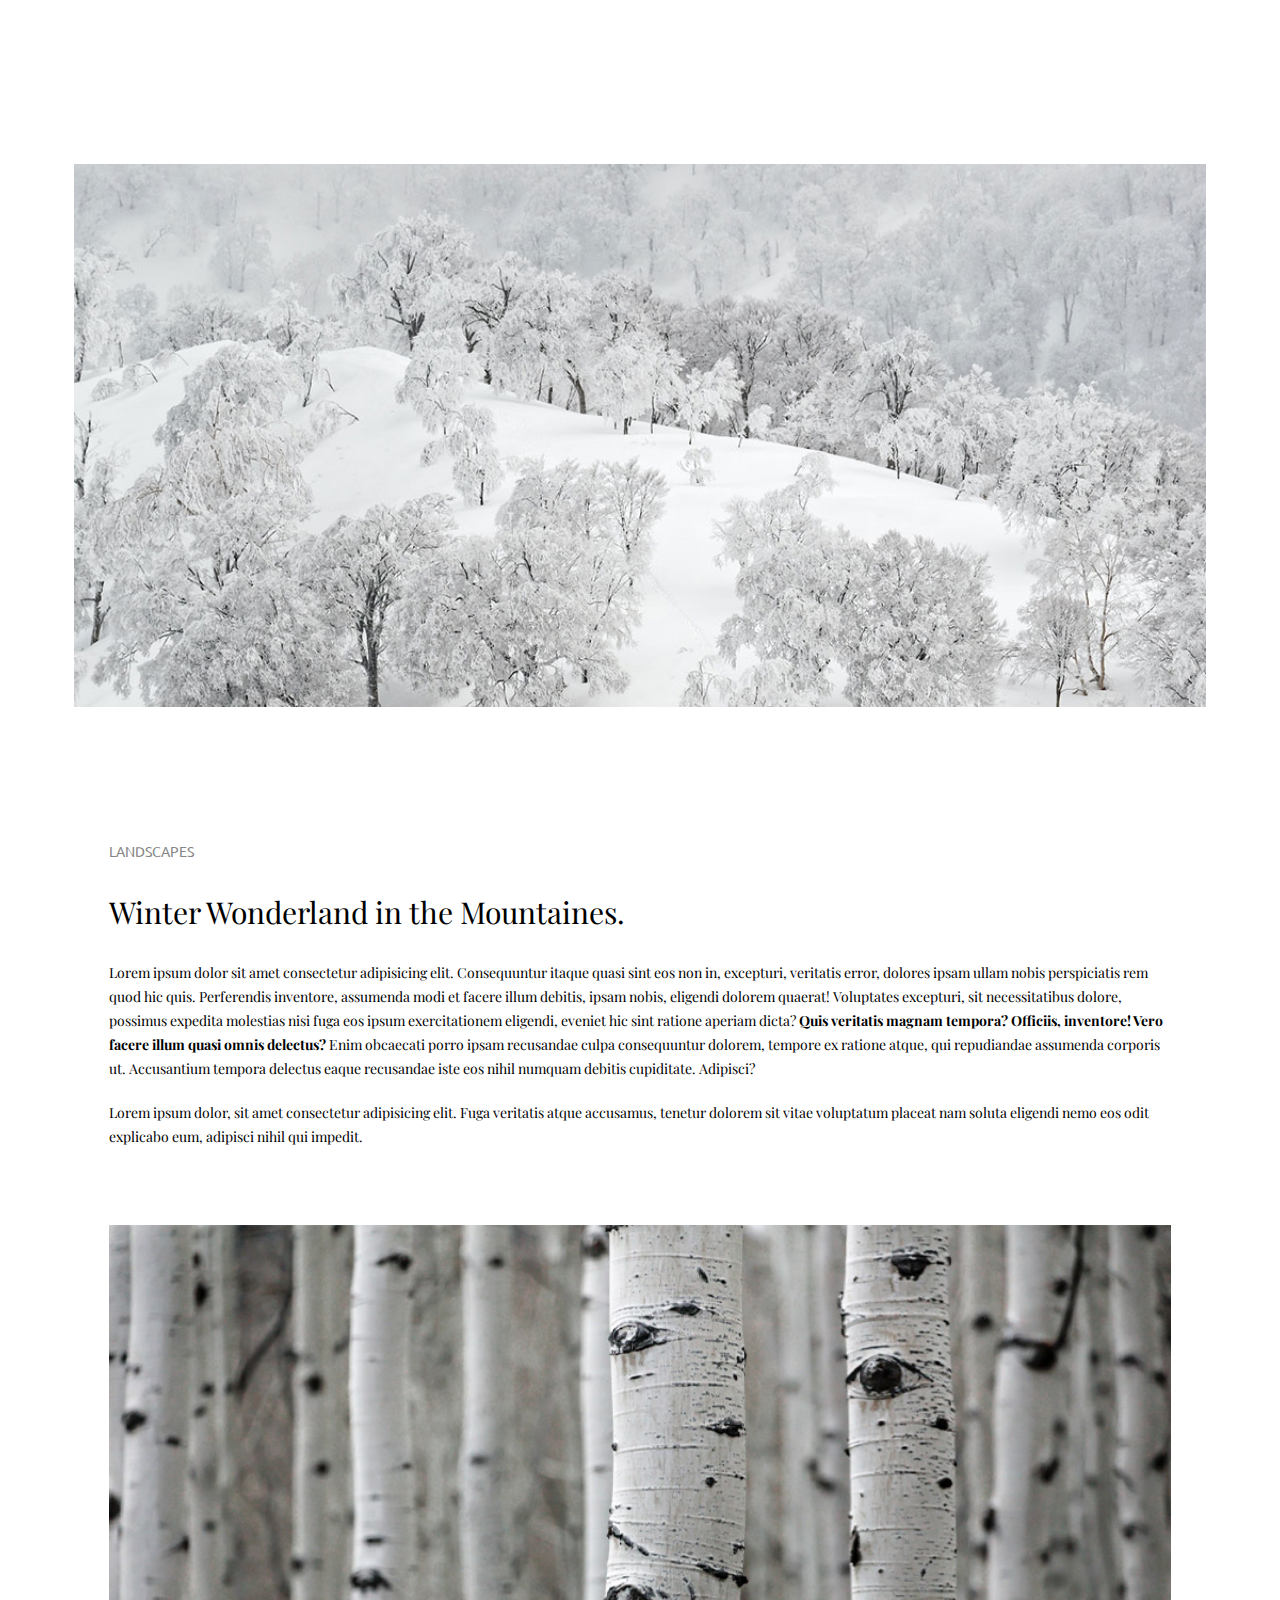
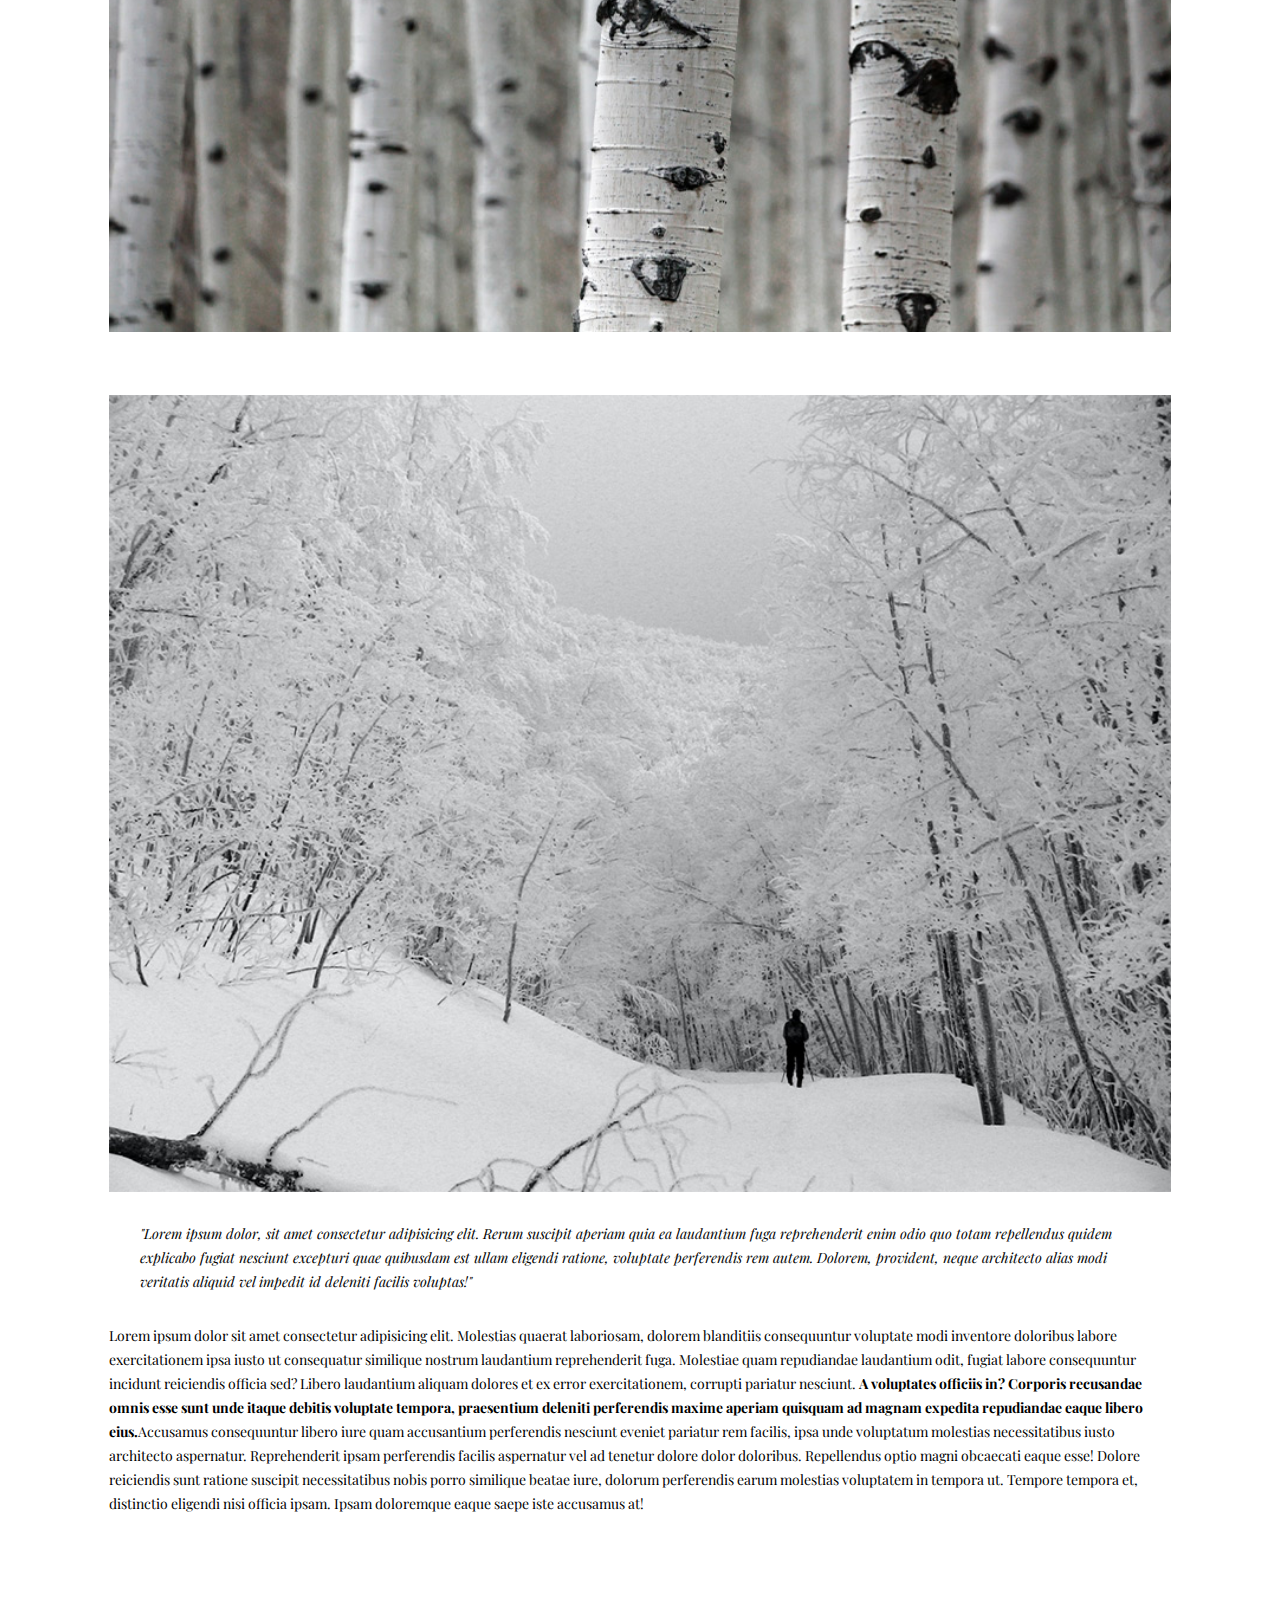
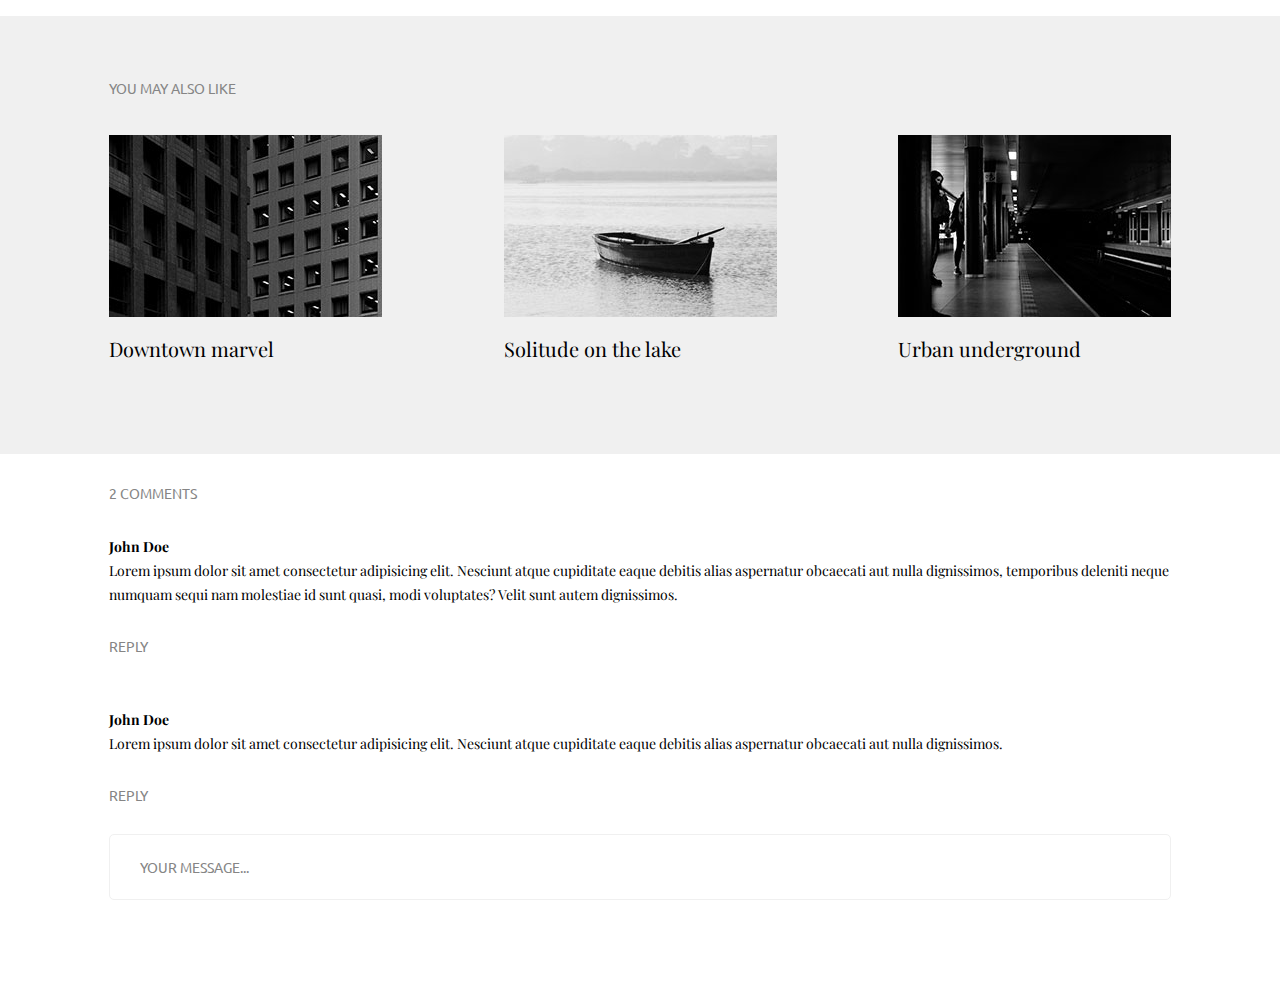
<file: full-width.html>
<!DOCTYPE html>
<html lang="en">
  <head>
    <meta charset="UTF-8" />
    <meta name="viewport" content="width=device-width, initial-scale=1.0" />
    <title>Portfolio</title>
    <link
      href="https://fonts.googleapis.com/css2?family=Playfair+Display&family=Ubuntu:wght@300&display=swap"
      rel="stylesheet"
    />
    <link rel="stylesheet" href="css/reset.css" />
    <link rel="stylesheet" href="css/style.css" />
    <link rel="shortcut icon" href="/images/logo.png" />
  </head>
  <body>
    <div>
      <div>
        <img
          id="cover"
          class="wrapper"
          src="/images/full-neigeux.jpg"
          alt="Winter mountaines"
        />
      </div>
      <article class="wrapper">
        <div>
          <p class="upper">landscapes</p>
          <h2>Winter Wonderland in the Mountaines.</h2>
          <p>
            Lorem ipsum dolor sit amet consectetur adipisicing elit.
            Consequuntur itaque quasi sint eos non in, excepturi, veritatis
            error, dolores ipsam ullam nobis perspiciatis rem quod hic quis.
            Perferendis inventore, assumenda modi et facere illum debitis, ipsam
            nobis, eligendi dolorem quaerat! Voluptates excepturi, sit
            necessitatibus dolore, possimus expedita molestias nisi fuga eos
            ipsum exercitationem eligendi, eveniet hic sint ratione aperiam
            dicta?
            <span class="grass">
              Quis veritatis magnam tempora? Officiis, inventore! Vero facere
              illum quasi omnis delectus?</span
            >
            Enim obcaecati porro ipsam recusandae culpa consequuntur dolorem,
            tempore ex ratione atque, qui repudiandae assumenda corporis ut.
            Accusantium tempora delectus eaque recusandae iste eos nihil numquam
            debitis cupiditate. Adipisci?
          </p>
          <div class="interlign">
            <p>
              Lorem ipsum dolor, sit amet consectetur adipisicing elit. Fuga
              veritatis atque accusamus, tenetur dolorem sit vitae voluptatum
              placeat nam soluta eligendi nemo eos odit explicabo eum, adipisci
              nihil qui impedit.
            </p>
          </div>
        </div>
        <div id="wood">
          <img class="wood-1" src="/images/bois.jpg" alt="Tree trunks" />
          <img
            class="wood-snow"
            src="/images/enneige.jpg"
            alt="Winter mountaines landscape"
          />
          <div class="italic">
            <p>
              <span>
                "Lorem ipsum dolor, sit amet consectetur adipisicing elit. Rerum
                suscipit aperiam quia ea laudantium fuga reprehenderit enim odio
                quo totam repellendus quidem explicabo fugiat nesciunt excepturi
                quae quibusdam est ullam eligendi ratione, voluptate perferendis
                rem autem. Dolorem, provident, neque architecto alias modi
                veritatis aliquid vel impedit id deleniti facilis voluptas!"
              </span>
            </p>
          </div>
          <div>
            <p>
              Lorem ipsum dolor sit amet consectetur adipisicing elit. Molestias
              quaerat laboriosam, dolorem blanditiis consequuntur voluptate modi
              inventore doloribus labore exercitationem ipsa iusto ut
              consequatur similique nostrum laudantium reprehenderit fuga.
              Molestiae quam repudiandae laudantium odit, fugiat labore
              consequuntur incidunt reiciendis officia sed? Libero laudantium
              aliquam dolores et ex error exercitationem, corrupti pariatur
              nesciunt.
              <span class="grass"
                >A voluptates officiis in? Corporis recusandae omnis esse sunt
                unde itaque debitis voluptate tempora, praesentium deleniti
                perferendis maxime aperiam quisquam ad magnam expedita
                repudiandae eaque libero eius.</span
              >Accusamus consequuntur libero iure quam accusantium perferendis
              nesciunt eveniet pariatur rem facilis, ipsa unde voluptatum
              molestias necessitatibus iusto architecto aspernatur.
              Reprehenderit ipsam perferendis facilis aspernatur vel ad tenetur
              dolore dolor doloribus. Repellendus optio magni obcaecati eaque
              esse! Dolore reiciendis sunt ratione suscipit necessitatibus nobis
              porro similique beatae iure, dolorum perferendis earum molestias
              voluptatem in tempora ut. Tempore tempora et, distinctio eligendi
              nisi officia ipsam. Ipsam doloremque eaque saepe iste accusamus
              at!
            </p>
          </div>
        </div>
      </article>
      <section>
        <div class="wrapper">
          <div class="upper">
            <p>you may also like</p>
          </div>
          <div id="slide">
            <ul>
              <li>
                <a href="#">
                  <img
                    src="/images/small-building.jpg"
                    alt="Photo of a builduig"
                  />
                  <h2>Downtown marvel</h2></a
                >
              </li>
              <li>
                <a href="#">
                  <img
                    src="/images/small-boat.jpg"
                    alt="A rowboat under the lake"
                  />
                  <h2>Solitude on the lake</h2></a
                >
              </li>
              <li>
                <a href="#">
                  <img src="/images/small-subway.jpg" alt="Photo of a subway" />
                  <h2>Urban underground</h2></a
                >
              </li>
            </ul>
          </div>
        </div>
      </section>
      <div class="wrapper">
        <div>
          <p class="upper">2 comments</p>
        </div>
        <div class="space-1">
          <p class="grass">John Doe</p>
          <p>
            Lorem ipsum dolor sit amet consectetur adipisicing elit. Nesciunt
            atque cupiditate eaque debitis alias aspernatur obcaecati aut nulla
            dignissimos, temporibus deleniti neque numquam sequi nam molestiae
            id sunt quasi, modi voluptates? Velit sunt autem dignissimos.
          </p>
          <p class="upper">reply</p>
        </div>
        <div class="space-2">
          <p class="grass">John Doe</p>
          <p>
            Lorem ipsum dolor sit amet consectetur adipisicing elit. Nesciunt
            atque cupiditate eaque debitis alias aspernatur obcaecati aut nulla
            dignissimos.
          </p>
          <p class="upper">reply</p>
        </div>
      </div>
      <div class="wrapper">
        <form class="upper">your message...</form>
      </div>
    </div>
  </body>
</html>
</file>
<file: css/style.css>
* {
    box-sizing: border-box;
}

img {
    max-width: 100%;
    height: auto;
    display: block;
}

body {
    font-family: 'Playfair Display', serif;
    font-size: 14px;
    line-height: 24px;
    color: #000;
    background-color: #fff;
}

h1 {
    font-size: 26px;
    text-transform: uppercase;
}

h2 {
    font-size: 30px;
    margin-top: 37px;
    margin-bottom: 37px;
}

a {
    color: #000;
    text-decoration: none;
    /* padding: 35px; */
}

.wrapper {
    max-width: 1062px;
    width: 100%;
    margin-left: auto;
    margin-right: auto;
}

#header {
    max-width: 88.5%;
    display: flex;
    flex-wrap: wrap;
    justify-content: space-between;
    margin-top: 50px;
}

@media (max-width: 600px) {
    #nav-top ul {
        width: 100%;
    }
    #nav-top .wrap {
        width: 100%;
        margin-left: 0;
    }
    #global-posts .wrapper article {
        width: 100%;
        margin-top: 50px;
    }
}

/* ----- pas satisfaite du responsive de ma nav-top ----- */
@media (max-width: 374px) {
    #header h1 {
        margin-bottom: 10px;
    }
    #nav-top ul li {
        margin-left: 0;
        width: 100%;
    }
    #article-1 {
        margin-bottom: 0;
        margin-top: 0;
    }
}

#nav-top li {
    margin-left: 50px;
}

#nav-top li:nth-child(-n+1) {
    margin-left: 0;
}

#nav-top ul {
    text-transform: uppercase;
    display: flex;
    flex-wrap: wrap;
    justify-content: space-between;
}

article img {
    width: 100%;
}

article {
    width: 42%;
    margin-top: 132px;
    line-height: 24px;
}

#article-1 {
    margin-bottom: 100px;
}

#article-1 {
    width: 100%;
}

#article-1 img {
    margin-bottom: 75px;
}

.upper {
    color: #858585;
    font-family: 'Ubuntu', sans-serif;
    text-transform: uppercase;
    margin-top: 27px;
}

#posts {
    display: flex;
    flex-wrap: wrap;
    justify-content: space-between;
}

#posts h2 {
    margin-top: 32px;
    font-size: 30px;
}

#more {
    text-align: center;
}

#more a {
    display: inline-block;
    border: 1px solid;
    font-size: 20px;
    padding: 16px 20px;
    margin-top: 107px;
    transition: .5s ease color, .5s ease background-color;
}

#more a:hover,
#more a:focus {
    color: #fff;
    background-color: #000;
}

footer {
    display: flex;
    flex-wrap: wrap;
    padding: 41px 0;
    margin-top: 80px;
    background-color: #f0f0f0;
}

#footer .wrapper {
    display: flex;
    flex-wrap: wrap;
    justify-content: space-between;
}

#footer nav ul {
    display: flex;
    flex-wrap: wrap;
    justify-content: space-around;
}

#footer nav li {
    margin-right: 30px;
}

#footer .social ul {
    display: flex;
}

#footer li:nth-child(2) {
    margin-right: 0;
}

/* -------- je ne réussi pas à centrer uniquement les li de .social -------- */
@media (max-width: 367px) {
    #footer nav {
        width: 100%;
        margin-top: 20px;
    }
}

.social a {
    padding: 10px;
}

/* --------------------------- */
/* ----- page full-width ----- */
/* --------------------------- */
#cover {
    max-width: 88.5%;
    margin-top: 164px;
}

.grass {
    font-weight: bold;
}

.interlign {
    margin-top: 20px;
}

#wood .wood-1{
    margin-top: 76px;
}

#wood .wood-snow {
    margin-top: 63px;
}

.italic {
    width: 95%;
    font-style: italic;
    padding: 30px 10px;
    margin-left: 2%;
    text-align: left;
}

section {
    margin-top: 100px;
    background-color: #f0f0f0;
}

section h2 {
    margin-bottom: 93px;
}

.upper p {
    padding-top: 60px;
}

.space-1 {
    margin-top: 30px;
}

.space-2 {
    margin-top: 50px;
}

#slide ul {
    display: flex;
    flex-wrap: wrap;
    justify-content: space-between;
    margin-top: 35px;
}

#slide h2 {
    font-size: 20px;
    margin-top: 20px;
}

@media (max-width: 850px) {
    #cover {
        margin-top: 0;
    }
    article {
        margin-top: 0;
    }
}

@media (max-width: 546px) {
    .upper p {
        display: flex;
        flex-wrap: wrap;
        justify-content: center;
    }
    #slide ul {
        display: flex;
        flex-wrap: wrap;
        justify-content: center;
    }
}

form {
    border: solid 1px #f0f0f0;
    padding: 20px 30px;
    margin-bottom: 100px;
    border-radius: 5px;
}
</file>
